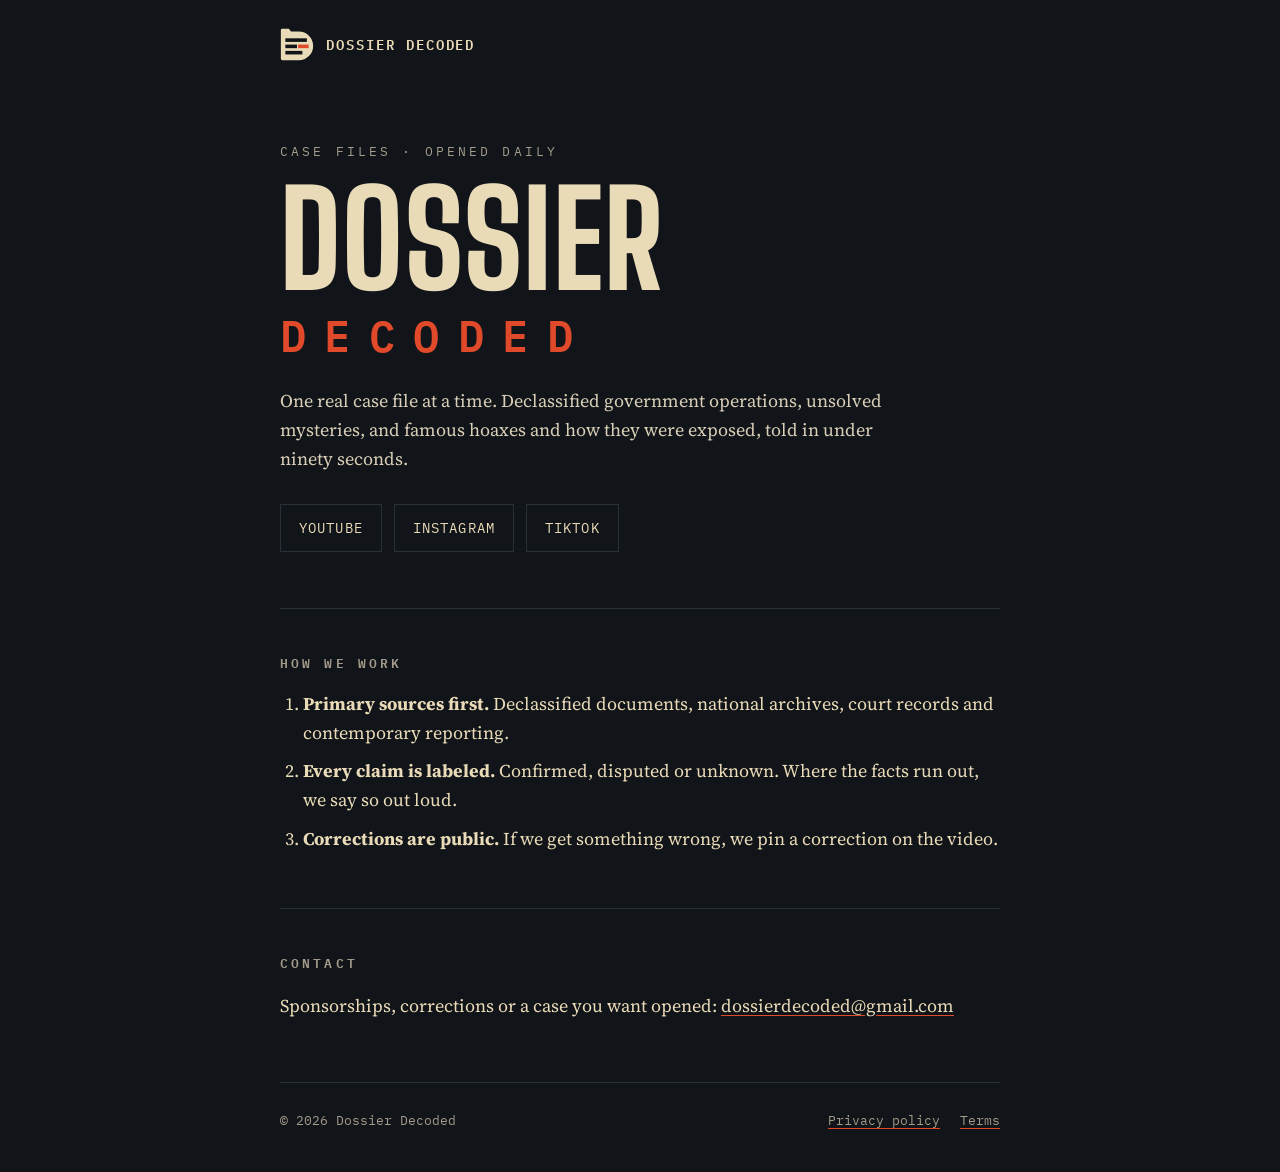
<file: index.html>
<!doctype html>
<html lang="en">
<head>
<meta charset="utf-8">
<meta name="viewport" content="width=device-width, initial-scale=1">
<title>Dossier Decoded</title>
<meta name="description" content="Dossier Decoded opens one real case file at a time: declassified operations, unsolved mysteries and famous hoaxes, built from primary sources.">
<link rel="icon" href="favicon.svg" type="image/svg+xml">
<link rel="preconnect" href="https://fonts.googleapis.com">
<link rel="preconnect" href="https://fonts.gstatic.com" crossorigin>
<link href="https://fonts.googleapis.com/css2?family=Big+Shoulders+Display:wght@800&family=IBM+Plex+Mono:wght@400;500;600&family=Source+Serif+4:opsz,wght@8..60,400;8..60,600&display=swap" rel="stylesheet">
<link rel="stylesheet" href="style.css">
</head>
<body>
<header class="wrap top">
  <a class="brand" href="./" aria-label="Dossier Decoded home">
    <svg viewBox="222 230 376 368" width="34" height="33" aria-hidden="true"><path d="M230 278 L230 252 Q230 238 244 238 L318 238 L344 270 L430 270 A160 160 0 0 1 430 590 L246 590 Q230 590 230 574 Z" fill="#EADBB8"/><rect x="280" y="345" width="240" height="40" fill="#111418"/><rect x="280" y="415" width="130" height="40" fill="#111418"/><rect x="422" y="415" width="118" height="40" fill="#E04A2B"/><rect x="280" y="485" width="190" height="40" fill="#111418"/></svg>
    <span>Dossier Decoded</span>
  </a>
</header>

<main class="wrap">
  <section class="hero">
    <p class="kicker">Case files · Opened daily</p>
    <h1>DOSSIER<span>DECODED</span></h1>
    <p class="lede">One real case file at a time. Declassified government operations, unsolved mysteries, and famous hoaxes and how they were exposed, told in under ninety seconds.</p>
    <div class="links">
      <a href="https://www.youtube.com/@dossierdecoded">YouTube</a>
      <a href="https://www.instagram.com/dossierdecoded/">Instagram</a>
      <a href="https://www.tiktok.com/@dossierdecoded">TikTok</a>
    </div>
  </section>

  <section class="method">
    <h2>How we work</h2>
    <ol>
      <li><b>Primary sources first.</b> Declassified documents, national archives, court records and contemporary reporting.</li>
      <li><b>Every claim is labeled.</b> Confirmed, disputed or unknown. Where the facts run out, we say so out loud.</li>
      <li><b>Corrections are public.</b> If we get something wrong, we pin a correction on the video.</li>
    </ol>
  </section>

  <section class="contact">
    <h2>Contact</h2>
    <p>Sponsorships, corrections or a case you want opened: <a href="mailto:dossierdecoded@gmail.com">dossierdecoded@gmail.com</a></p>
  </section>
</main>

<footer class="wrap foot">
  <span>© 2026 Dossier Decoded</span>
  <nav><a href="privacy.html">Privacy policy</a><a href="terms.html">Terms</a></nav>
</footer>
</body>
</html>
</file>
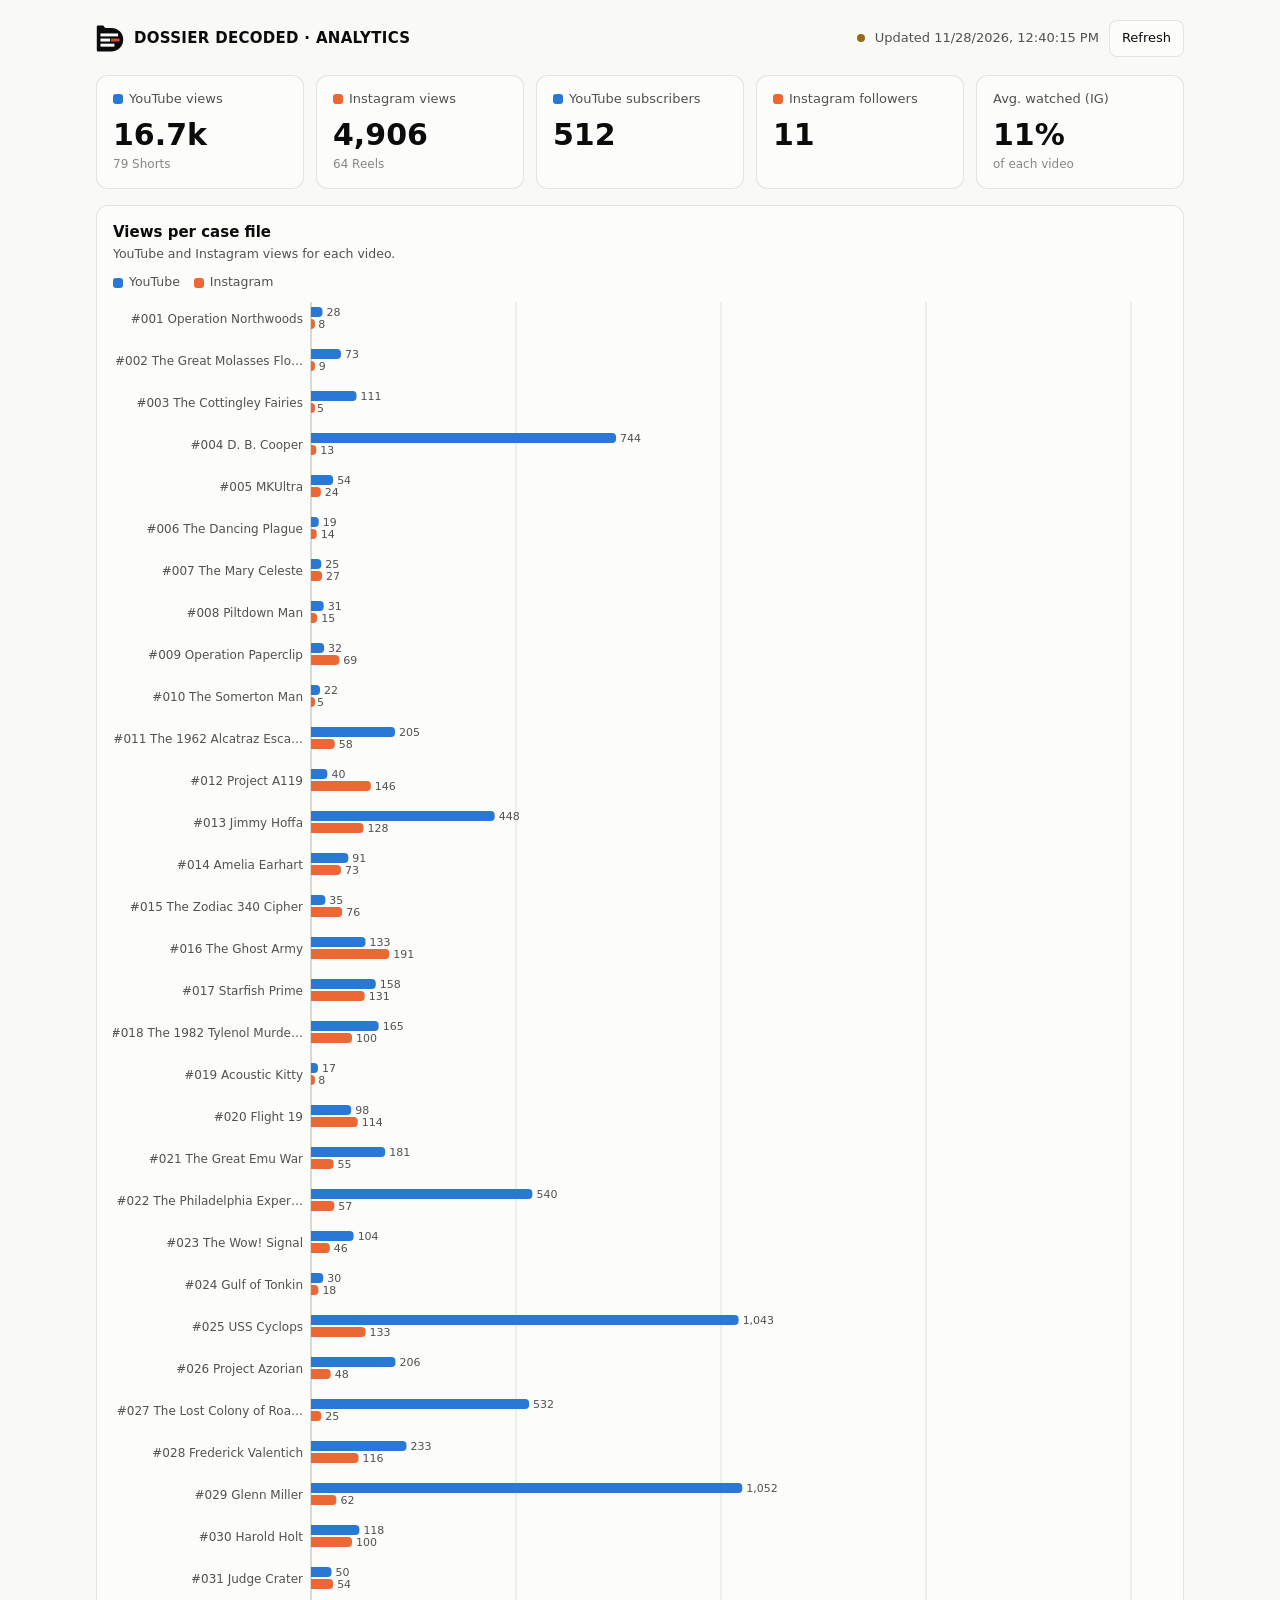
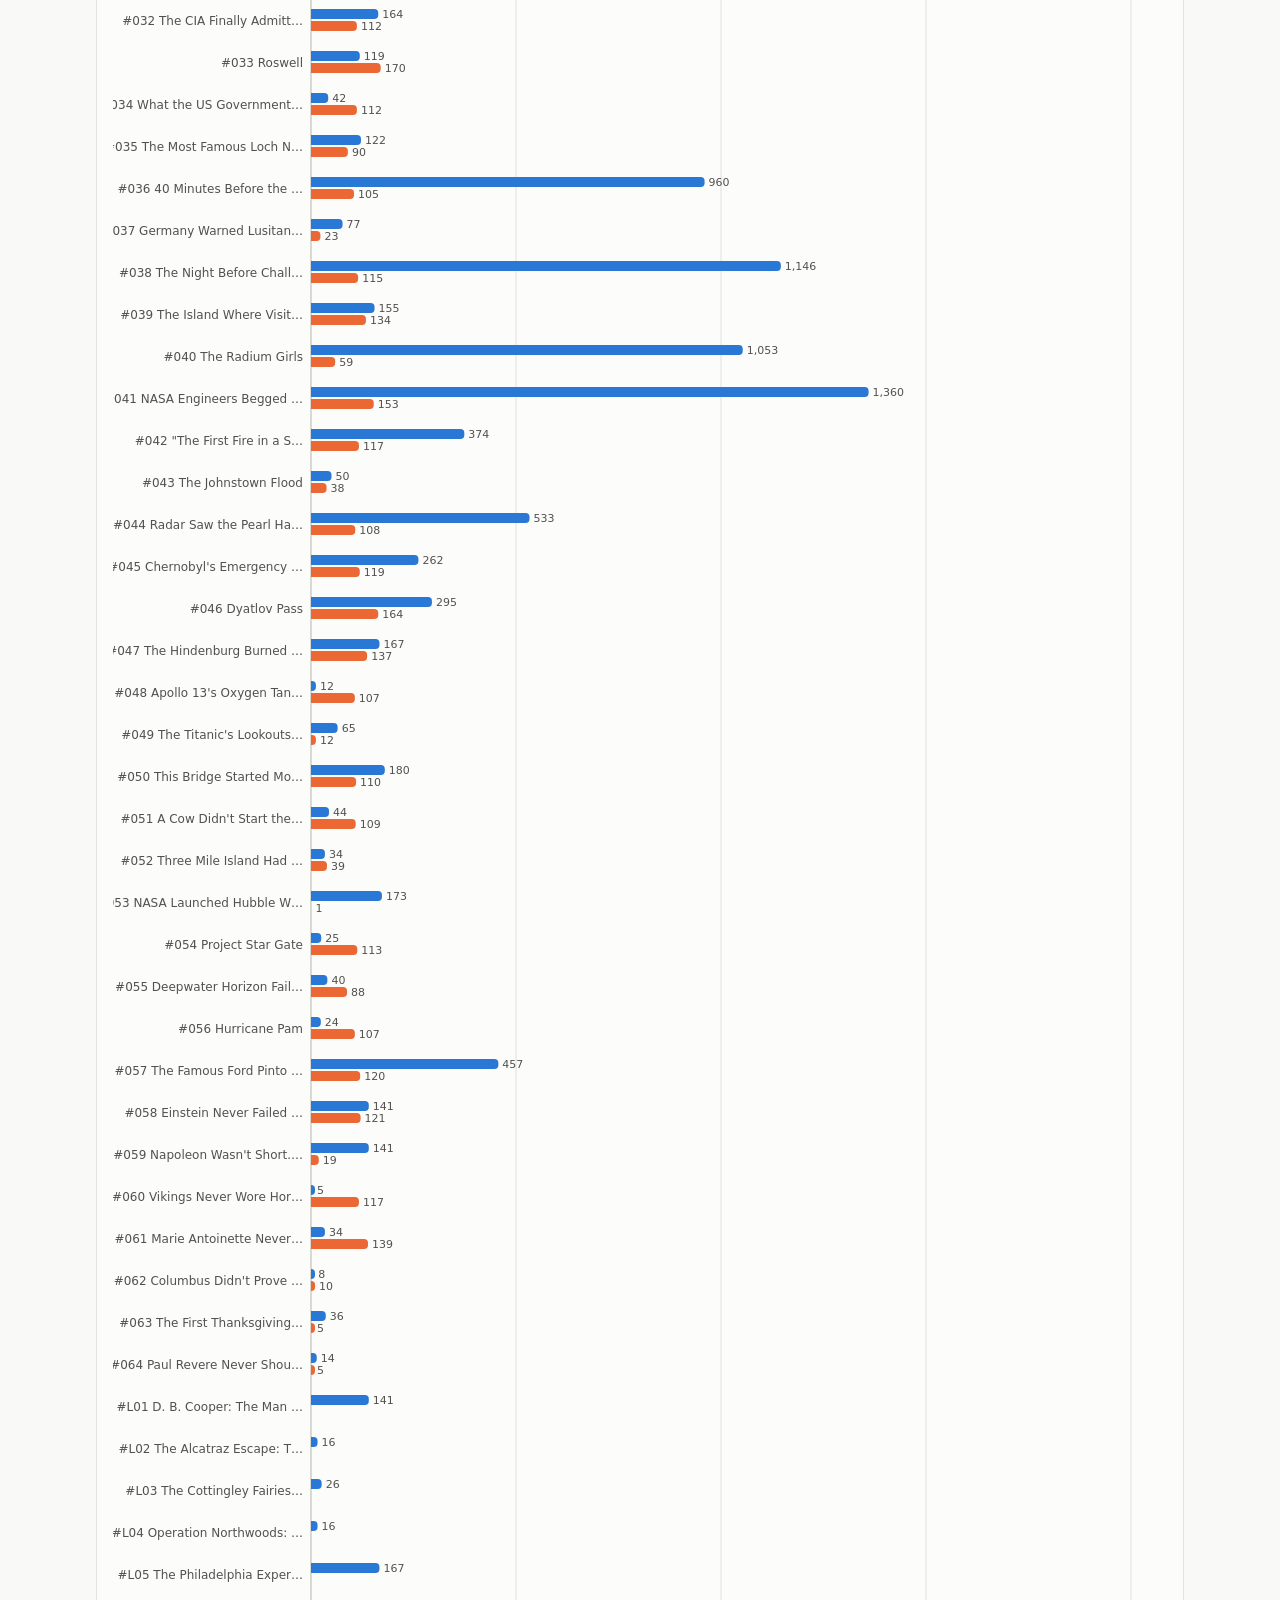
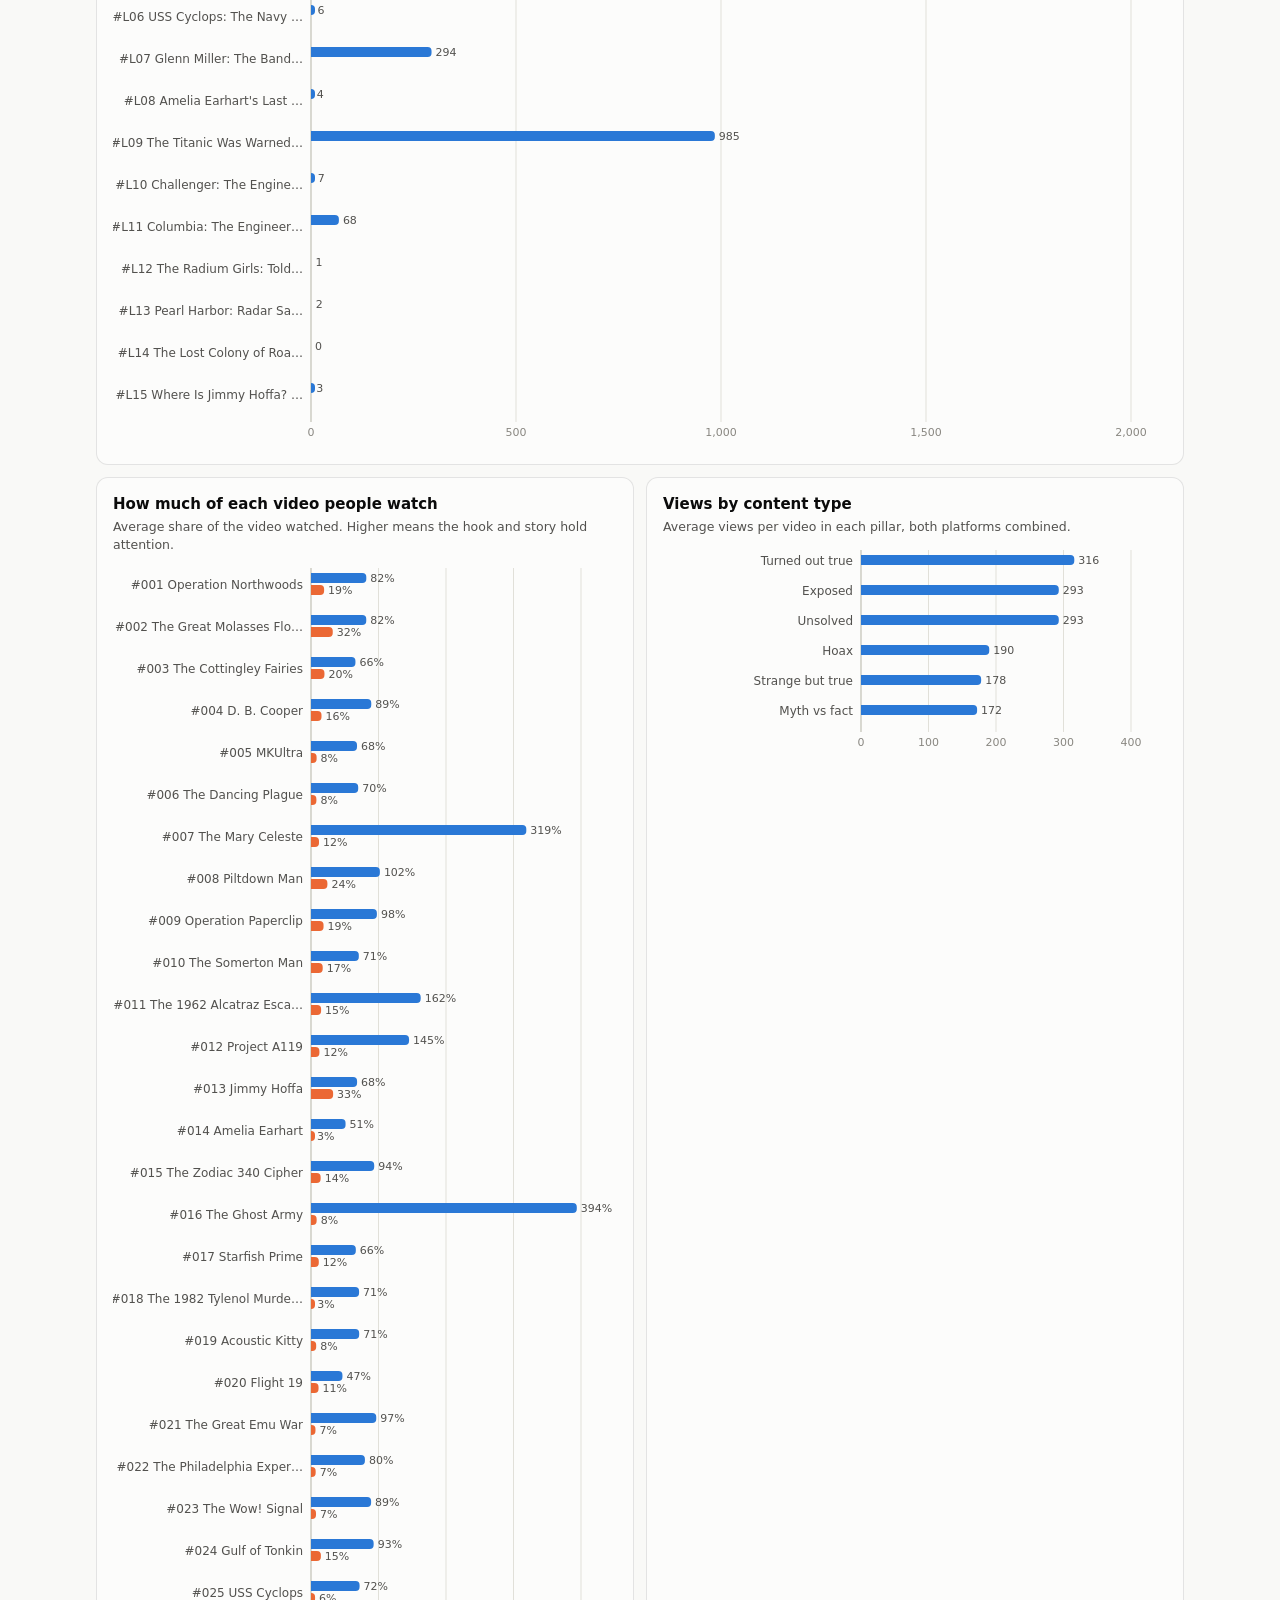
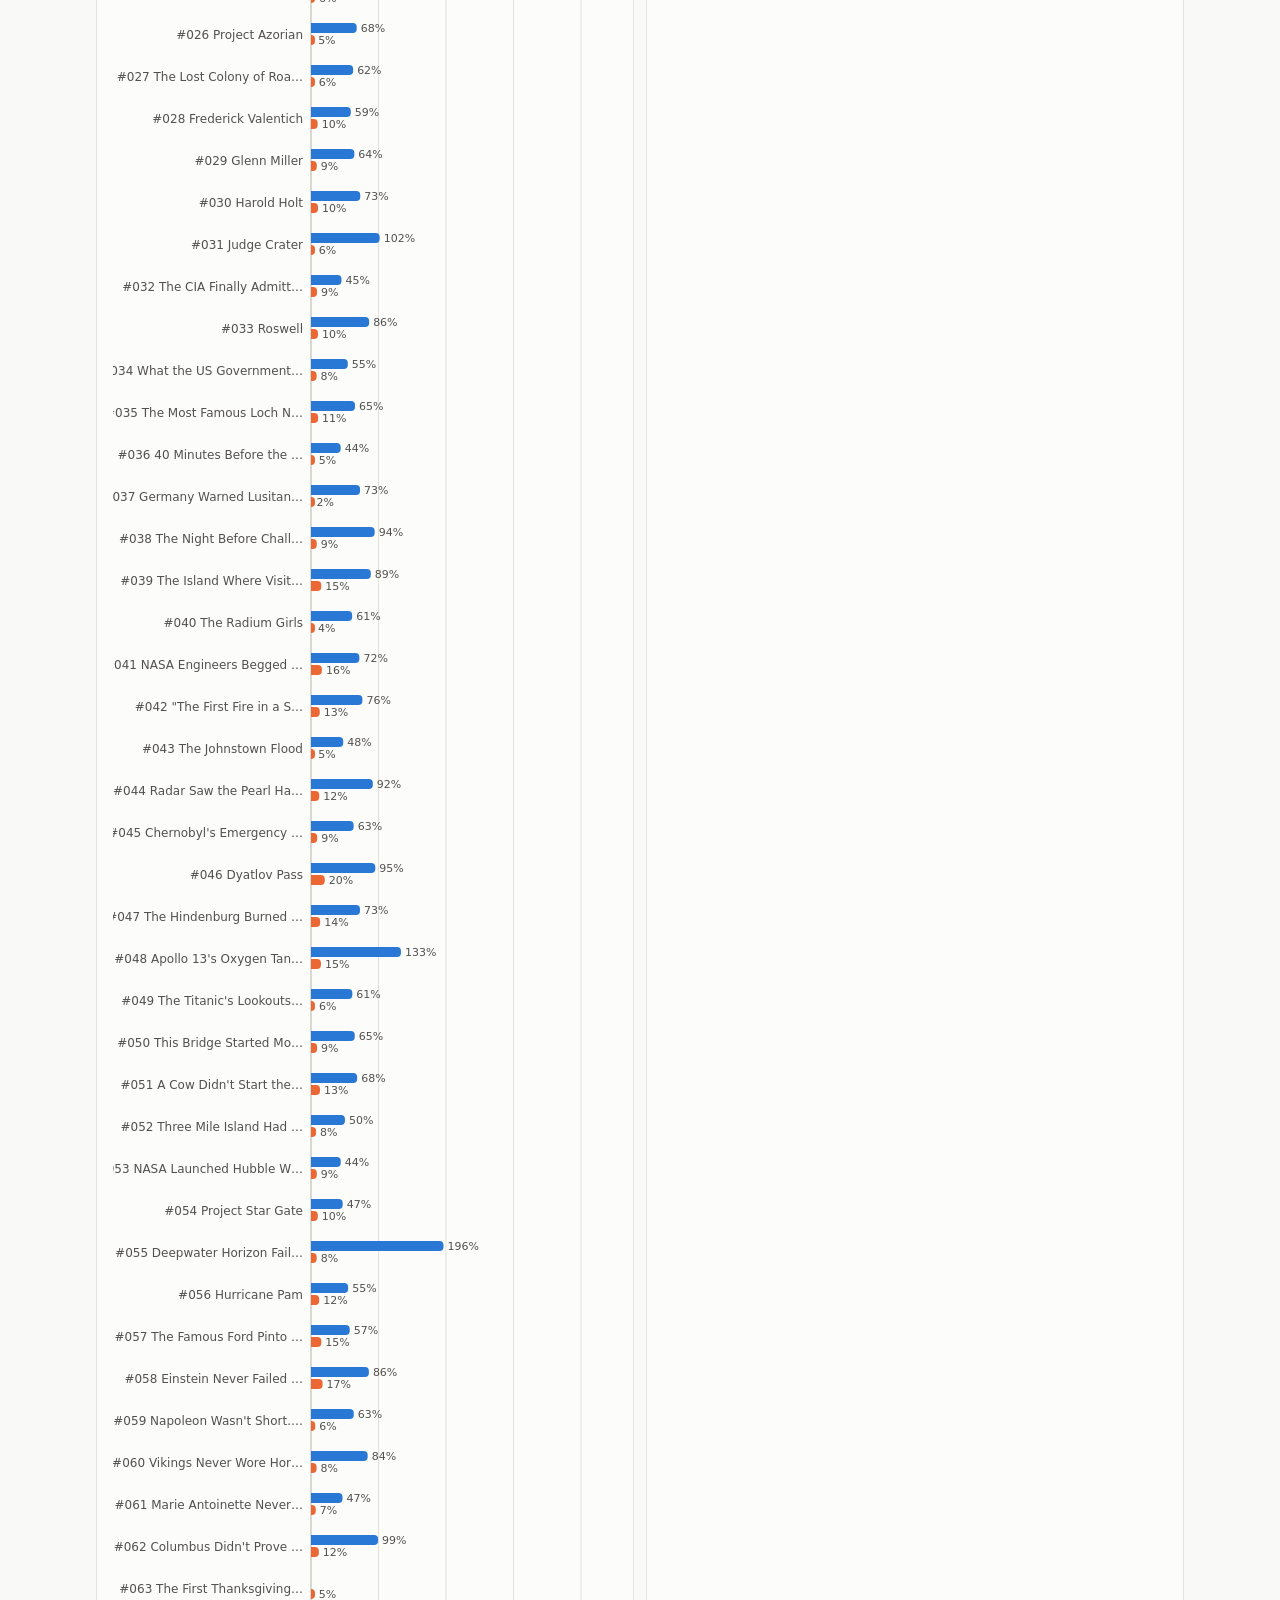
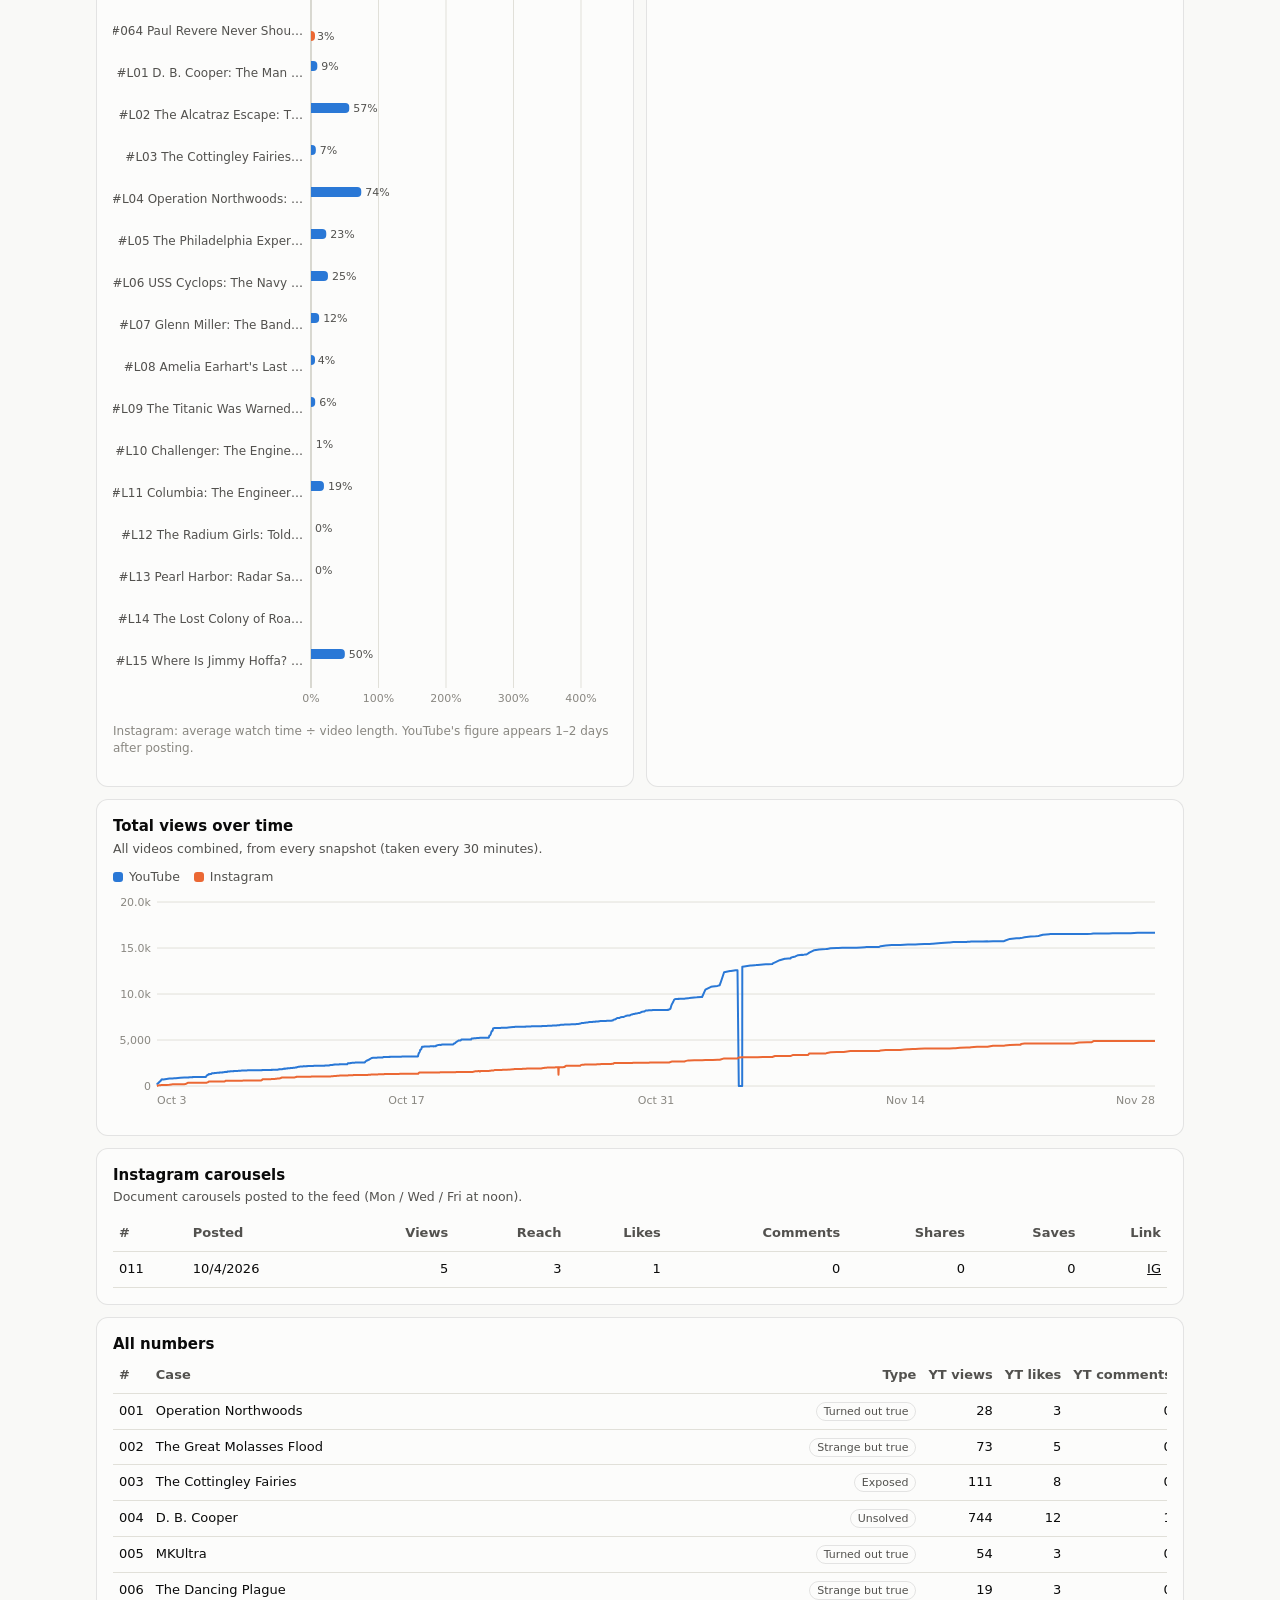
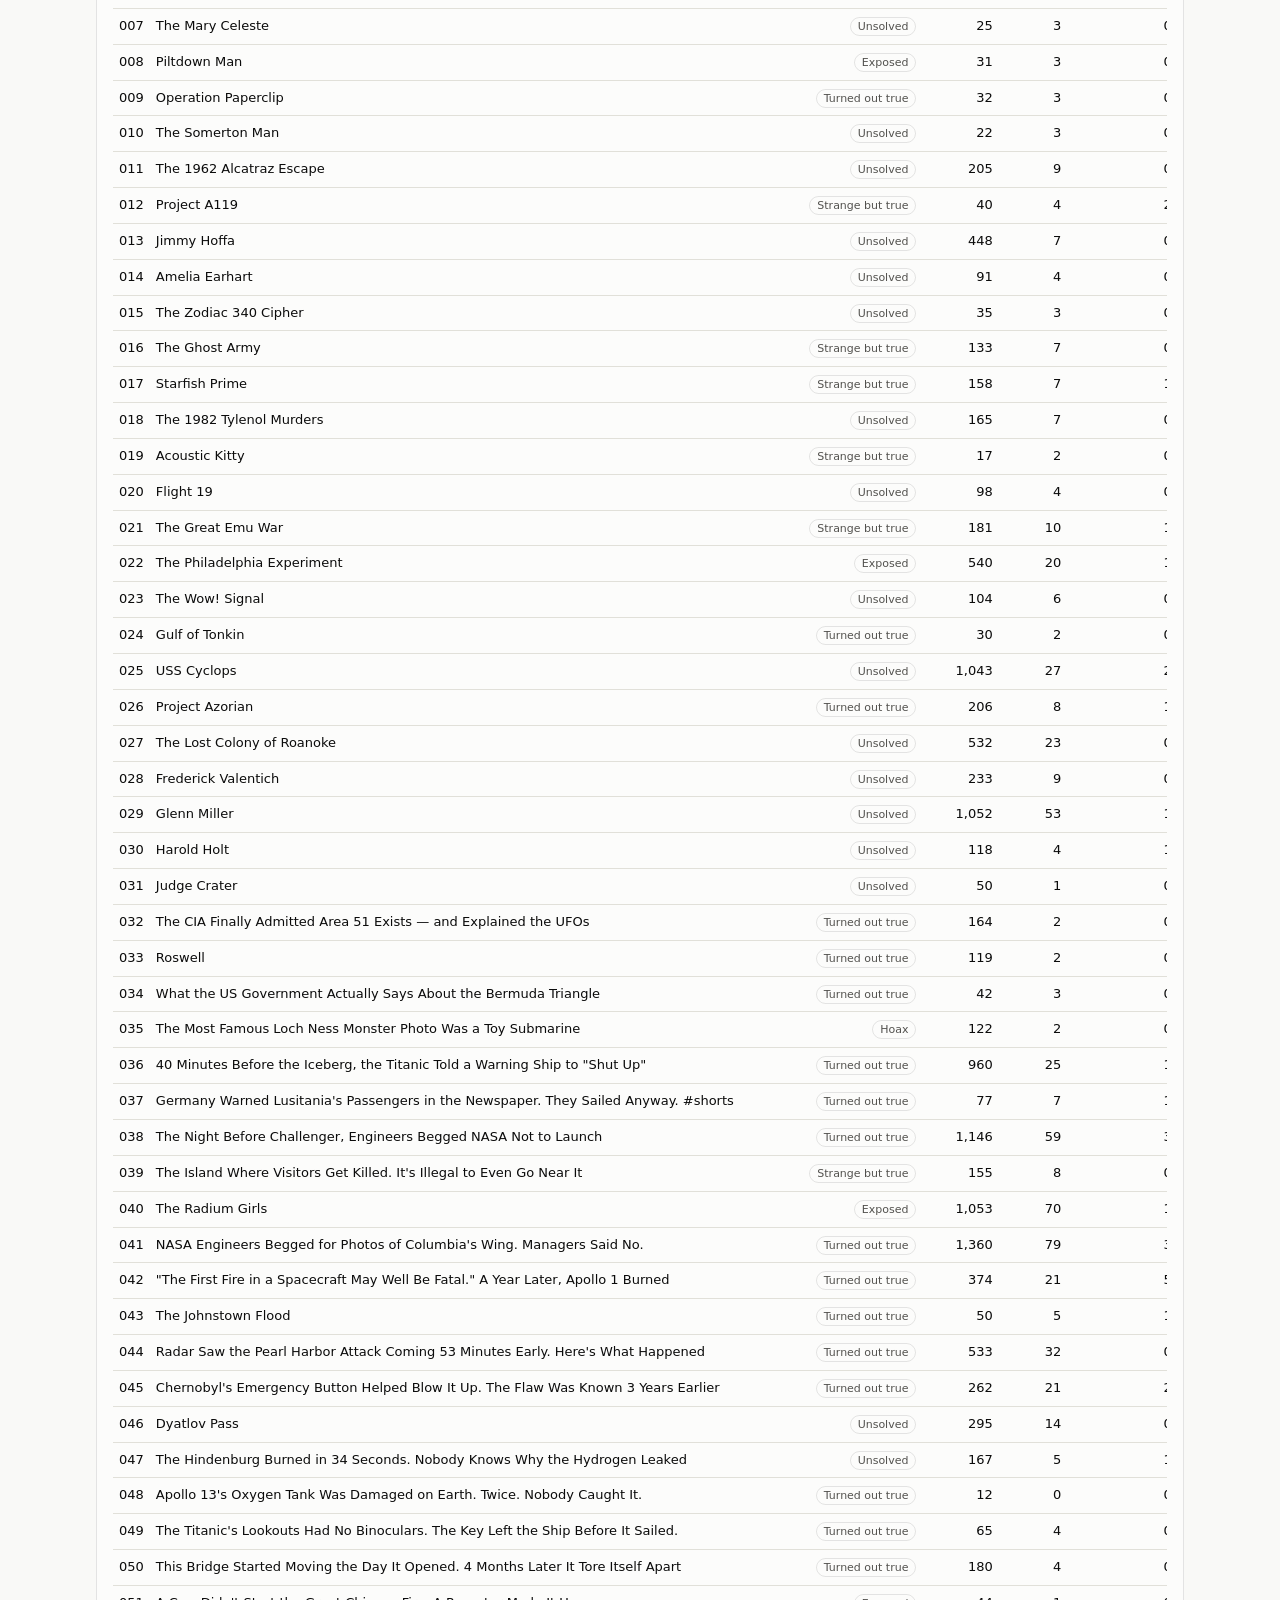
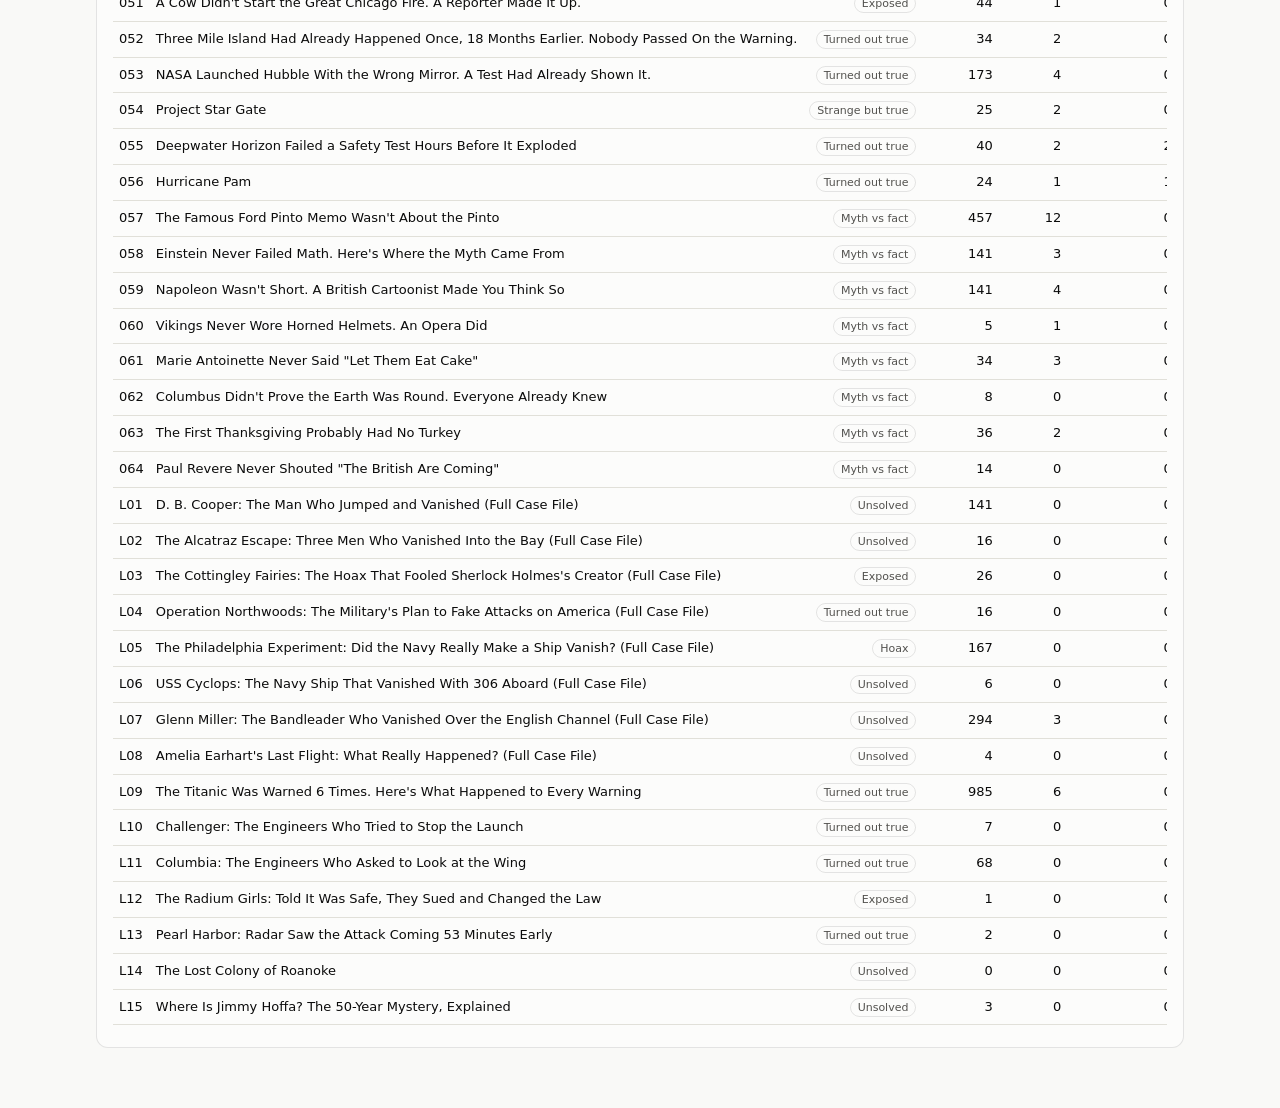
<file: dashboard/index.html>
<!doctype html>
<html lang="en">
<head>
<meta charset="utf-8">
<meta name="viewport" content="width=device-width, initial-scale=1">
<meta name="robots" content="noindex, nofollow">
<title>Dossier Analytics</title>
<link rel="icon" href="../favicon.svg" type="image/svg+xml">
<style>
:root{
  color-scheme: light;
  --page:#f9f9f7; --surface:#fcfcfb; --ink:#0b0b0b; --ink2:#52514e; --muted:#898781;
  --grid:#e1e0d9; --axis:#c3c2b7; --ring:rgba(11,11,11,.10);
  --yt:#2a78d6; --ig:#eb6834; --seq:#2a78d6; --accent:#E04A2B; --good:#006300; --warn:#9a6a12;
}
@media (prefers-color-scheme: dark){
  :root:where(:not([data-theme="light"])){
    color-scheme: dark;
    --page:#0d0d0d; --surface:#1a1a19; --ink:#ffffff; --ink2:#c3c2b7; --muted:#898781;
    --grid:#2c2c2a; --axis:#383835; --ring:rgba(255,255,255,.10);
    --yt:#3987e5; --ig:#d95926; --seq:#3987e5; --good:#0ca30c; --warn:#e0a52a;
  }
}
:root[data-theme="dark"]{
  color-scheme: dark;
  --page:#0d0d0d; --surface:#1a1a19; --ink:#ffffff; --ink2:#c3c2b7; --muted:#898781;
  --grid:#2c2c2a; --axis:#383835; --ring:rgba(255,255,255,.10);
  --yt:#3987e5; --ig:#d95926; --seq:#3987e5; --good:#0ca30c; --warn:#e0a52a;
}
*{box-sizing:border-box}
html,body{margin:0;background:var(--page);color:var(--ink);font:15px/1.45 system-ui,-apple-system,"Segoe UI",sans-serif}
a{color:inherit}
.wrap{max-width:1120px;margin:0 auto;padding:20px 16px 48px}
header{display:flex;flex-wrap:wrap;align-items:center;gap:12px;justify-content:space-between;margin-bottom:18px}
.brand{display:flex;align-items:center;gap:10px;font-weight:650;letter-spacing:.02em}
.brand svg{flex:none}
.meta{color:var(--ink2);font-size:13px;display:flex;gap:10px;align-items:center;flex-wrap:wrap}
.dot{width:8px;height:8px;border-radius:50%;background:var(--good);display:inline-block}
.dot.stale{background:var(--warn)}
button{font:inherit;font-size:13px;color:var(--ink);background:var(--surface);border:1px solid var(--ring);border-radius:8px;padding:8px 12px;min-height:36px;cursor:pointer}
button:hover{border-color:var(--axis)}
.tiles{display:grid;grid-template-columns:repeat(auto-fit,minmax(170px,1fr));gap:12px;margin-bottom:16px}
.tile,.card{background:var(--surface);border:1px solid var(--ring);border-radius:12px}
.tile{padding:14px 16px}
.tile .k{font-size:13px;color:var(--ink2);display:flex;align-items:center;gap:6px}
.tile .v{font-size:30px;font-weight:650;margin-top:4px}
.tile .s{font-size:12px;color:var(--muted)}
.sw{width:10px;height:10px;border-radius:3px;display:inline-block}
.grid2{display:grid;grid-template-columns:1fr 1fr;gap:12px}
@media (max-width:820px){.grid2{grid-template-columns:1fr}}
.card{padding:16px;margin-bottom:12px;min-width:0}
.card h2{font-size:15px;margin:0 0 2px;font-weight:650}
.card .sub{font-size:12.5px;color:var(--ink2);margin:0 0 10px}
.legend{display:flex;gap:14px;font-size:12.5px;color:var(--ink2);margin-bottom:6px}
.legend span{display:flex;align-items:center;gap:6px}
svg text{fill:var(--muted);font-size:11px;font-family:inherit}
svg .lbl{fill:var(--ink2);font-size:12px}
svg .val{fill:var(--ink2);font-size:11px}
.tip{position:fixed;pointer-events:none;background:var(--surface);color:var(--ink);border:1px solid var(--ring);border-radius:8px;padding:8px 10px;font-size:12.5px;box-shadow:0 4px 16px rgba(0,0,0,.18);display:none;z-index:9;max-width:260px}
.tip b{display:block;margin-bottom:2px}
.tip .row{display:flex;justify-content:space-between;gap:12px;color:var(--ink2)}
table{width:100%;border-collapse:collapse;font-size:13px}
th,td{padding:8px 6px;border-bottom:1px solid var(--grid);text-align:right;white-space:nowrap}
th{color:var(--ink2);font-weight:600;position:sticky;top:0;background:var(--surface)}
th:first-child,td:first-child,th:nth-child(2),td:nth-child(2){text-align:left}
td{font-variant-numeric:tabular-nums}
.tbl{overflow-x:auto}
.pill{font-size:11px;padding:2px 7px;border-radius:99px;border:1px solid var(--ring);color:var(--ink2)}
.priv{color:var(--accent);font-weight:600}
.note{font-size:12px;color:var(--muted);margin-top:8px}
.err{font-size:12.5px;color:var(--accent);margin:6px 0 0}
</style>
</head>
<body>
<div class="wrap">
  <header>
    <div class="brand">
      <svg viewBox="222 230 376 368" width="28" height="27" aria-hidden="true"><path d="M230 278 L230 252 Q230 238 244 238 L318 238 L344 270 L430 270 A160 160 0 0 1 430 590 L246 590 Q230 590 230 574 Z" fill="currentColor"/><rect x="280" y="345" width="240" height="40" fill="var(--surface)"/><rect x="280" y="415" width="130" height="40" fill="var(--surface)"/><rect x="422" y="415" width="118" height="40" fill="#E04A2B"/><rect x="280" y="485" width="190" height="40" fill="var(--surface)"/></svg>
      <span>DOSSIER DECODED · ANALYTICS</span>
    </div>
    <div class="meta"><span class="dot" id="dot"></span><span id="updated">Loading…</span><button id="refresh" type="button">Refresh</button></div>
  </header>

  <section class="tiles" id="tiles" aria-label="Totals"></section>

  <div class="card">
    <h2>Views per case file</h2>
    <p class="sub">YouTube and Instagram views for each video.</p>
    <div class="legend"><span><i class="sw" style="background:var(--yt)"></i>YouTube</span><span><i class="sw" style="background:var(--ig)"></i>Instagram</span></div>
    <div id="bars"></div>
  </div>

  <div class="grid2">
    <div class="card">
      <h2>How much of each video people watch</h2>
      <p class="sub" id="retSub">Average share of the video watched. Higher means the hook and story hold attention.</p>
      <div id="ret"></div>
      <p class="note">Instagram: average watch time ÷ video length. YouTube's figure appears 1–2 days after posting.</p>
    </div>
    <div class="card">
      <h2>Views by content type</h2>
      <p class="sub">Average views per video in each pillar, both platforms combined.</p>
      <div id="pillars"></div>
    </div>
  </div>

  <div class="card">
    <h2>Total views over time</h2>
    <p class="sub">All videos combined, from every snapshot (taken every 30 minutes).</p>
    <div class="legend"><span><i class="sw" style="background:var(--yt)"></i>YouTube</span><span><i class="sw" style="background:var(--ig)"></i>Instagram</span></div>
    <div id="line"></div>
  </div>

  <div class="card">
    <h2>Instagram carousels</h2>
    <p class="sub">Document carousels posted to the feed (Mon / Wed / Fri at noon).</p>
    <div class="tbl"><table id="carousels"></table></div>
  </div>

  <div class="card">
    <h2>All numbers</h2>
    <div class="tbl"><table id="table"></table></div>
    <p class="err" id="errors"></p>
  </div>
</div>
<div class="tip" id="tip" role="status"></div>

<script>
const $ = s => document.querySelector(s);
const fmt = n => n == null ? "–" : n >= 10000 ? (n/1000).toFixed(n >= 100000 ? 0 : 1) + "k" : n.toLocaleString();
const esc = s => String(s ?? "").replace(/[&<>"]/g, c => ({"&":"&amp;","<":"&lt;",">":"&gt;",'"':"&quot;"}[c]));
const tip = $("#tip");
function showTip(e, html){ tip.innerHTML = html; tip.style.display = "block";
  const x = Math.min(e.clientX + 14, innerWidth - tip.offsetWidth - 8), y = Math.min(e.clientY + 14, innerHeight - tip.offsetHeight - 8);
  tip.style.left = x + "px"; tip.style.top = y + "px"; }
function hideTip(){ tip.style.display = "none"; }
const short = v => (v.title || "").split("|").pop().trim() || ("Case " + v.case);

function tiles(d){
  const V = d.videos, sum = (f) => V.reduce((a, v) => a + (f(v) || 0), 0);
  const ytV = sum(v => v.yt?.views), igV = sum(v => v.ig?.views);
  const igW = V.filter(v => v.ig?.avg_watch_sec != null && v.duration && v.ig?.views > 0);
  const ret = igW.length ? Math.round(100 * igW.reduce((a, v) => a + Math.min(1, v.ig.avg_watch_sec / v.duration), 0) / igW.length) : null;
  const priv = V.filter(v => v.yt?.privacy && v.yt.privacy !== "public").length;
  const T = [
    ["YouTube views", fmt(ytV), `${V.filter(v=>v.yt).length} Shorts`, "var(--yt)"],
    ["Instagram views", fmt(igV), `${V.filter(v=>v.ig).length} Reels`, "var(--ig)"],
    ["YouTube subscribers", fmt(d.youtube_channel?.subscribers), "", "var(--yt)"],
    ["Instagram followers", fmt(d.instagram_account?.followers_count), "", "var(--ig)"],
    ["Avg. watched (IG)", ret == null ? "–" : ret + "%", "of each video", null],
  ];
  $("#tiles").innerHTML = T.map(([k, v, s, c]) => `<div class="tile"><div class="k">${c ? `<i class="sw" style="background:${c}"></i>` : ""}${k}</div><div class="v">${v}</div><div class="s">${s}</div></div>`).join("")
    + (priv ? `<div class="tile"><div class="k">Needs attention</div><div class="v priv">${priv}</div><div class="s">YouTube videos not public. Fix in Studio.</div></div>` : "");
}

function hbars(el, rows, series, opts = {}){
  // rows: [{label, values:[...], tip}] ; series: [{color,name}]
  const W = el.clientWidth || 600, lw = Math.min(190, W * 0.38), rowH = series.length * 12 + 10, padT = 4, H = padT + rows.length * (rowH + 8) + 22;
  const max = Math.max(1, ...rows.flatMap(r => r.values.map(v => v || 0)));
  const nice = (m => { const p = Math.pow(10, Math.floor(Math.log10(m))); return Math.ceil(m / p) * p; })(max);
  const x0 = lw + 8, x1 = W - 36, sx = v => x0 + (x1 - x0) * (v / nice);
  let s = `<svg width="${W}" height="${H}" role="img" aria-label="${esc(opts.aria || "bar chart")}">`;
  for (let i = 0; i <= 4; i++){ const v = nice * i / 4, x = sx(v);
    s += `<line x1="${x}" x2="${x}" y1="${padT}" y2="${H-20}" stroke="var(--grid)" stroke-width="1"/><text x="${x}" y="${H-6}" text-anchor="middle">${opts.pct ? Math.round(v) + "%" : fmt(v)}</text>`; }
  s += `<line x1="${x0}" x2="${x0}" y1="${padT}" y2="${H-20}" stroke="var(--axis)"/>`;
  rows.forEach((r, i) => {
    const y = padT + i * (rowH + 8);
    const maxc = Math.floor(lw / 6.6), lab = r.label.length > maxc ? r.label.slice(0, maxc - 1) + "…" : r.label;
    s += `<text class="lbl" x="${lw}" y="${y + rowH/2 + 4}" text-anchor="end">${esc(lab)}</text>`;
    r.values.forEach((v, j) => { const by = y + 5 + j * 12, w = Math.max(0, sx(v || 0) - x0);
      s += `<path d="M${x0},${by} h${Math.max(0,w-4)} a4,4 0 0 1 4,4 v2 a4,4 0 0 1 -4,4 h-${Math.max(0,w-4)} z" fill="${series[j].color}" ${w<1?'opacity="0"':''}/>`;
      if (opts.labels) s += `<text class="val" x="${x0 + w + 4}" y="${by + 9}">${v == null ? "" : opts.pct ? Math.round(v) + "%" : fmt(v)}</text>`; });
    s += `<rect x="0" y="${y}" width="${W}" height="${rowH + 8}" fill="transparent" data-i="${i}"/>`;
  });
  el.innerHTML = s + "</svg>";
  el.querySelectorAll("rect[data-i]").forEach(r => { r.addEventListener("mousemove", e => showTip(e, rows[+r.dataset.i].tip)); r.addEventListener("mouseleave", hideTip); });
}

function line(el, hist){
  const pts = hist.map(h => { let yt = 0, ig = 0; for (const k in h.v){ yt += h.v[k][0] || 0; ig += h.v[k][1] || 0; } return {t: new Date(h.t), yt, ig}; });
  const W = el.clientWidth || 600, H = 220, l = 44, r = 12, tp = 10, b = 26;
  if (pts.length < 2){ el.innerHTML = `<p class="note">The trend line appears after a few snapshots (one every 30 minutes).</p>`; return; }
  const t0 = pts[0].t, t1 = pts.at(-1).t, max = Math.max(1, ...pts.map(p => Math.max(p.yt, p.ig)));
  const nice = (m => { const p = Math.pow(10, Math.floor(Math.log10(m))); return Math.ceil(m / p) * p; })(max);
  const sx = t => l + (W - l - r) * ((t - t0) / Math.max(1, t1 - t0)), sy = v => tp + (H - tp - b) * (1 - v / nice);
  let s = `<svg width="${W}" height="${H}" role="img" aria-label="Total views over time">`;
  for (let i = 0; i <= 4; i++){ const v = nice * i / 4; s += `<line x1="${l}" x2="${W-r}" y1="${sy(v)}" y2="${sy(v)}" stroke="var(--grid)"/><text x="${l-6}" y="${sy(v)+4}" text-anchor="end">${fmt(v)}</text>`; }
  const ticks = W < 520 ? 2 : 4; for (let i = 0; i <= ticks; i++){ const t = new Date(+t0 + (t1 - t0) * i / ticks);
    s += `<text x="${sx(t)}" y="${H-8}" text-anchor="${i==0?'start':i==ticks?'end':'middle'}">${(t1 - t0) < 864e5 ? t.toLocaleTimeString(undefined,{hour:"numeric",minute:"2-digit"}) : t.toLocaleDateString(undefined,{month:"short",day:"numeric"})}</text>`; }
  for (const [k, c] of [["yt","var(--yt)"],["ig","var(--ig)"]])
    s += `<path d="${pts.map((p, i) => (i ? "L" : "M") + sx(p.t).toFixed(1) + "," + sy(p[k]).toFixed(1)).join("")}" fill="none" stroke="${c}" stroke-width="2" stroke-linejoin="round"/>`;
  s += `<line id="xh" y1="${tp}" y2="${H-b}" stroke="var(--axis)" visibility="hidden"/><rect x="${l}" y="0" width="${W-l-r}" height="${H-b}" fill="transparent" id="hit"/>`;
  el.innerHTML = s + "</svg>";
  const hit = el.querySelector("#hit"), xh = el.querySelector("#xh");
  hit.addEventListener("mousemove", e => { const bx = el.querySelector("svg").getBoundingClientRect(); const mx = e.clientX - bx.left;
    let best = pts[0]; for (const p of pts) if (Math.abs(sx(p.t) - mx) < Math.abs(sx(best.t) - mx)) best = p;
    xh.setAttribute("x1", sx(best.t)); xh.setAttribute("x2", sx(best.t)); xh.setAttribute("visibility", "visible");
    showTip(e, `<b>${best.t.toLocaleString()}</b><div class="row"><span>YouTube</span><span>${fmt(best.yt)}</span></div><div class="row"><span>Instagram</span><span>${fmt(best.ig)}</span></div>`); });
  hit.addEventListener("mouseleave", () => { hideTip(); xh.setAttribute("visibility", "hidden"); });
}

function render(d, hist){
  const V = [...d.videos].sort((a, b) => a.case.localeCompare(b.case));
  const up = new Date(d.updated), mins = Math.round((Date.now() - up) / 60000);
  $("#updated").textContent = `Updated ${mins < 1 ? "just now" : mins < 60 ? mins + " min ago" : up.toLocaleString()}`;
  $("#dot").classList.toggle("stale", mins > 75);
  tiles(d);
  hbars($("#bars"), V.map(v => ({label: `#${v.case} ${short(v)}`, values: [v.yt?.views, v.ig?.views],
    tip: `<b>#${v.case} ${esc(short(v))}</b><div class="row"><span>YouTube views</span><span>${fmt(v.yt?.views)}</span></div><div class="row"><span>Instagram views</span><span>${fmt(v.ig?.views)}</span></div><div class="row"><span>Likes (YT / IG)</span><span>${fmt(v.yt?.likes)} / ${fmt(v.ig?.likes)}</span></div>`})),
    [{color:"var(--yt)"},{color:"var(--ig)"}], {labels:true, aria:"Views per case file"});
  hbars($("#ret"), V.map(v => { const ig = v.ig?.avg_watch_sec != null && v.duration && v.ig?.views > 0 ? Math.min(100, 100 * v.ig.avg_watch_sec / v.duration) : null;
      return {label: `#${v.case} ${short(v)}`, values: [v.yt?.avg_view_pct ?? null, ig],
      tip: `<b>#${v.case} ${esc(short(v))}</b><div class="row"><span>YouTube watched</span><span>${v.yt?.avg_view_pct != null ? Math.round(v.yt.avg_view_pct) + "%" : "pending"}</span></div><div class="row"><span>Instagram watched</span><span>${ig != null ? Math.round(ig) + "% (" + v.ig.avg_watch_sec + "s of " + v.duration + "s)" : "–"}</span></div>`}; }),
    [{color:"var(--yt)"},{color:"var(--ig)"}], {labels:true, pct:true, aria:"Share of each video watched"});
  const P = {}; V.forEach(v => { const k = v.pillar; (P[k] ||= {n:0, views:0}); P[k].n++; P[k].views += (v.yt?.views||0) + (v.ig?.views||0); });
  const pr = Object.entries(P).sort((a, b) => b[1].views / b[1].n - a[1].views / a[1].n);
  hbars($("#pillars"), pr.map(([k, p]) => ({label: k, values: [Math.round(p.views / p.n)], tip: `<b>${esc(k)}</b><div class="row"><span>Videos</span><span>${p.n}</span></div><div class="row"><span>Avg views / video</span><span>${fmt(Math.round(p.views/p.n))}</span></div>`})),
    [{color:"var(--seq)"}], {labels:true, aria:"Average views by pillar"});
  line($("#line"), hist);
  $("#table").innerHTML = `<thead><tr><th>#</th><th>Case</th><th>Type</th><th>YT views</th><th>YT likes</th><th>YT comments</th><th>YT watched</th><th>IG views</th><th>IG reach</th><th>IG likes</th><th>IG shares</th><th>IG saves</th><th>IG avg watch</th><th>Links</th></tr></thead><tbody>` +
    V.map(v => `<tr><td>${v.case}</td><td>${esc(short(v))}${v.yt?.privacy && v.yt.privacy !== "public" ? ` <span class="priv">(${esc(v.yt.privacy)})</span>` : ""}</td><td><span class="pill">${esc(v.pillar)}</span></td>
      <td>${fmt(v.yt?.views)}</td><td>${fmt(v.yt?.likes)}</td><td>${fmt(v.yt?.comments)}</td><td>${v.yt?.avg_view_pct != null ? Math.round(v.yt.avg_view_pct) + "%" : "–"}</td>
      <td>${fmt(v.ig?.views)}</td><td>${fmt(v.ig?.reach)}</td><td>${fmt(v.ig?.likes)}</td><td>${fmt(v.ig?.shares)}</td><td>${fmt(v.ig?.saved)}</td><td>${v.ig?.avg_watch_sec != null ? v.ig.avg_watch_sec + "s" : "–"}</td>
      <td>${v.yt?.url ? `<a href="${esc(v.yt.url)}" target="_blank" rel="noopener">YT</a>` : ""} ${v.ig?.url ? `<a href="${esc(v.ig.url)}" target="_blank" rel="noopener">IG</a>` : ""}</td></tr>`).join("") + "</tbody>";
  const C = d.carousels || [];
  $("#carousels").innerHTML = C.length ? `<thead><tr><th>#</th><th>Posted</th><th>Views</th><th>Reach</th><th>Likes</th><th>Comments</th><th>Shares</th><th>Saves</th><th>Link</th></tr></thead><tbody>` +
    C.map(c => `<tr><td>${esc(c.case)}</td><td>${c.published ? new Date(c.published).toLocaleDateString() : "–"}</td><td>${fmt(c.views)}</td><td>${fmt(c.reach)}</td><td>${fmt(c.likes)}</td><td>${fmt(c.comments)}</td><td>${fmt(c.shares)}</td><td>${fmt(c.saved)}</td><td>${c.url ? `<a href="${esc(c.url)}" target="_blank" rel="noopener">IG</a>` : ""}</td></tr>`).join("") + "</tbody>"
    : `<tbody><tr><td>No carousels yet.</td></tr></tbody>`;
  $("#errors").textContent = (d.errors || []).length ? "Collector warnings: " + d.errors.join(" · ") : "";
}

let last = null;
async function load(){
  try {
    const bust = "?t=" + Date.now();
    const [d, h] = await Promise.all([fetch("data/latest.json" + bust).then(r => r.json()), fetch("data/history.json" + bust).then(r => r.ok ? r.json() : []).catch(() => [])]);
    last = [d, h]; render(d, h);
  } catch (e) { $("#updated").textContent = "Couldn't load data yet."; }
}
$("#refresh").addEventListener("click", load);
addEventListener("resize", () => last && render(...last));
load(); setInterval(load, 5 * 60 * 1000);
</script>
</body>
</html>
</file>
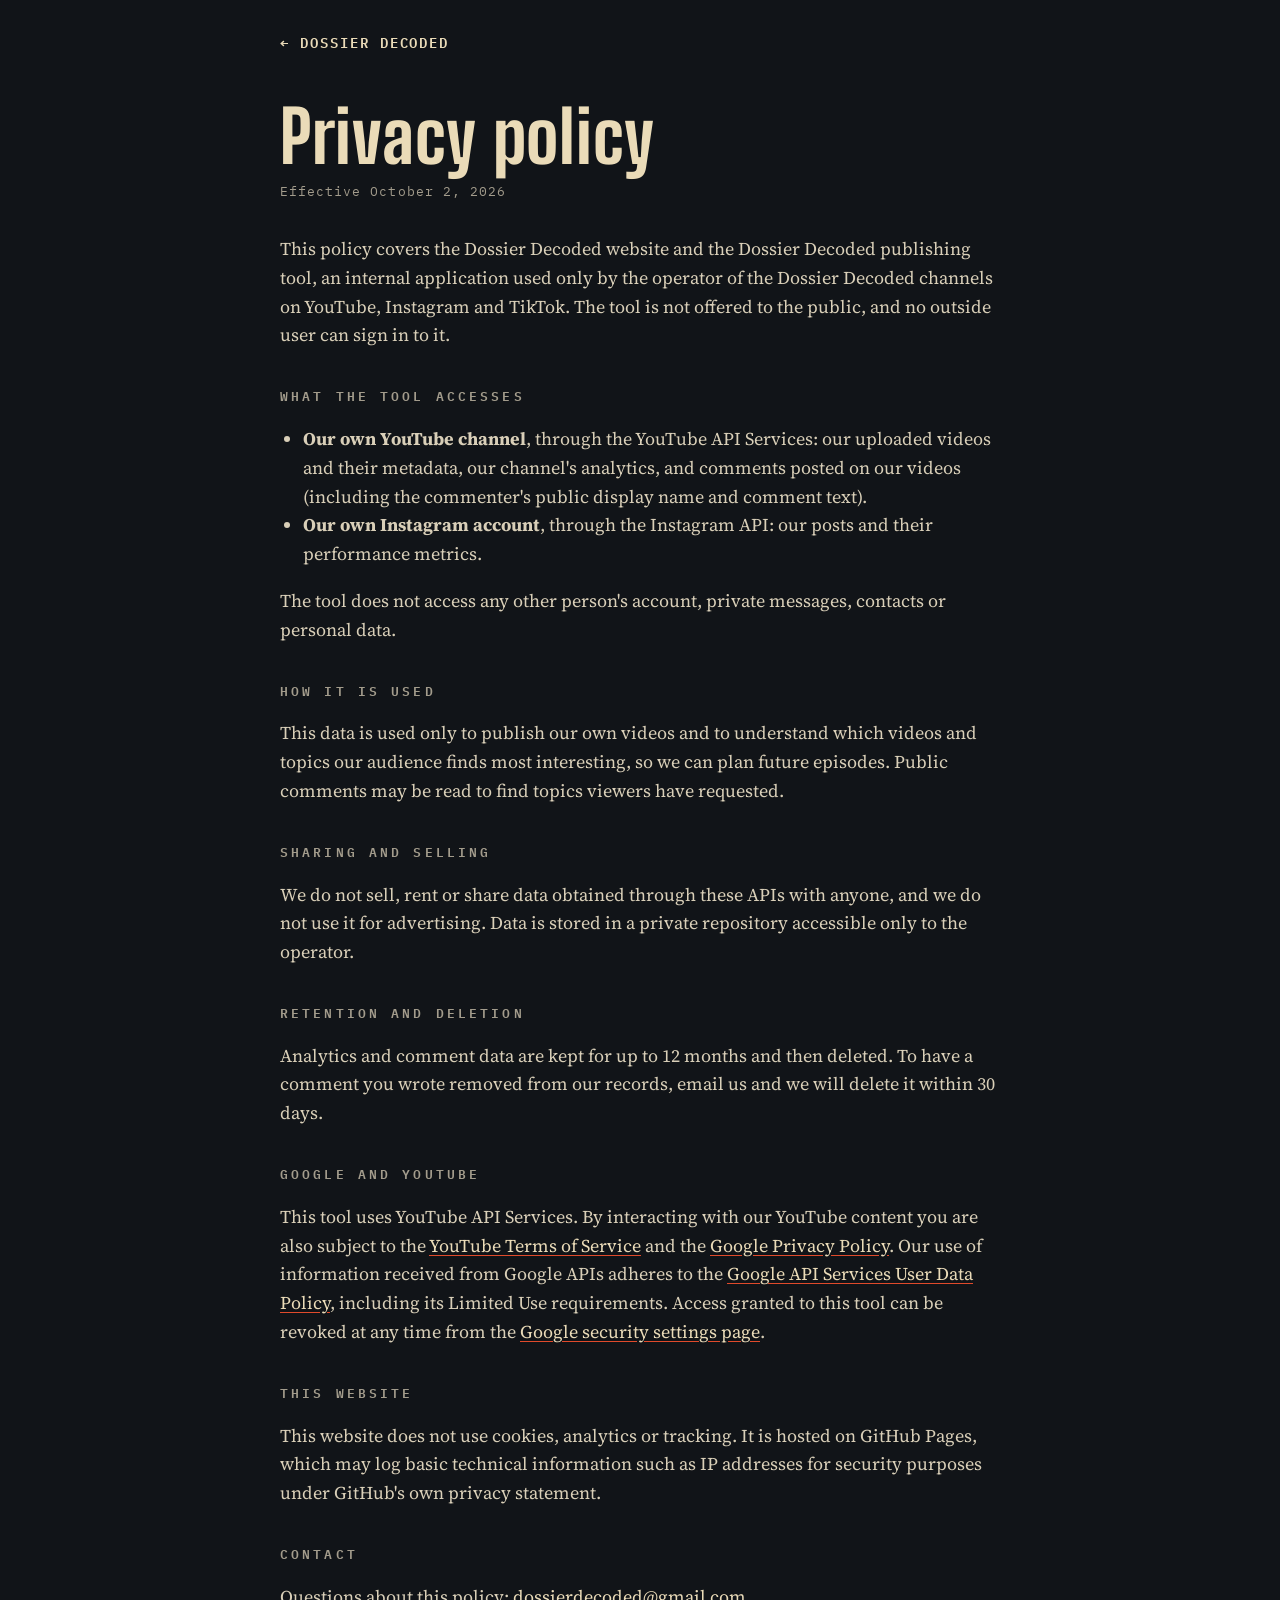
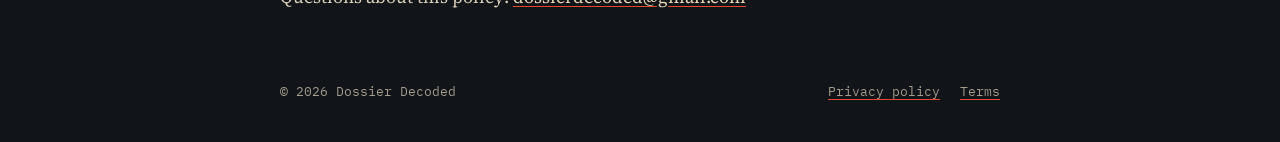
<file: privacy.html>
<!doctype html>
<html lang="en">
<head>
<meta charset="utf-8">
<meta name="viewport" content="width=device-width, initial-scale=1">
<title>Privacy Policy · Dossier Decoded</title>
<link rel="icon" href="favicon.svg" type="image/svg+xml">
<link rel="preconnect" href="https://fonts.googleapis.com">
<link rel="preconnect" href="https://fonts.gstatic.com" crossorigin>
<link href="https://fonts.googleapis.com/css2?family=Big+Shoulders+Display:wght@800&family=IBM+Plex+Mono:wght@400;500;600&family=Source+Serif+4:opsz,wght@8..60,400;8..60,600&display=swap" rel="stylesheet">
<link rel="stylesheet" href="style.css">
</head>
<body>
<header class="wrap top"><a class="brand" href="./">← Dossier Decoded</a></header>
<main class="wrap doc">
  <h1>Privacy policy</h1>
  <p class="date">Effective October 2, 2026</p>

  <p>This policy covers the Dossier Decoded website and the Dossier Decoded publishing tool, an internal application used only by the operator of the Dossier Decoded channels on YouTube, Instagram and TikTok. The tool is not offered to the public, and no outside user can sign in to it.</p>

  <h2>What the tool accesses</h2>
  <ul>
    <li><b>Our own YouTube channel</b>, through the YouTube API Services: our uploaded videos and their metadata, our channel's analytics, and comments posted on our videos (including the commenter's public display name and comment text).</li>
    <li><b>Our own Instagram account</b>, through the Instagram API: our posts and their performance metrics.</li>
  </ul>
  <p>The tool does not access any other person's account, private messages, contacts or personal data.</p>

  <h2>How it is used</h2>
  <p>This data is used only to publish our own videos and to understand which videos and topics our audience finds most interesting, so we can plan future episodes. Public comments may be read to find topics viewers have requested.</p>

  <h2>Sharing and selling</h2>
  <p>We do not sell, rent or share data obtained through these APIs with anyone, and we do not use it for advertising. Data is stored in a private repository accessible only to the operator.</p>

  <h2>Retention and deletion</h2>
  <p>Analytics and comment data are kept for up to 12 months and then deleted. To have a comment you wrote removed from our records, email us and we will delete it within 30 days.</p>

  <h2>Google and YouTube</h2>
  <p>This tool uses YouTube API Services. By interacting with our YouTube content you are also subject to the <a href="https://www.youtube.com/t/terms">YouTube Terms of Service</a> and the <a href="https://policies.google.com/privacy">Google Privacy Policy</a>. Our use of information received from Google APIs adheres to the <a href="https://developers.google.com/terms/api-services-user-data-policy">Google API Services User Data Policy</a>, including its Limited Use requirements. Access granted to this tool can be revoked at any time from the <a href="https://security.google.com/settings/security/permissions">Google security settings page</a>.</p>

  <h2>This website</h2>
  <p>This website does not use cookies, analytics or tracking. It is hosted on GitHub Pages, which may log basic technical information such as IP addresses for security purposes under GitHub's own privacy statement.</p>

  <h2>Contact</h2>
  <p>Questions about this policy: <a href="mailto:dossierdecoded@gmail.com">dossierdecoded@gmail.com</a></p>
</main>
<footer class="wrap foot">
  <span>© 2026 Dossier Decoded</span>
  <nav><a href="privacy.html">Privacy policy</a><a href="terms.html">Terms</a></nav>
</footer>
</body>
</html>
</file>
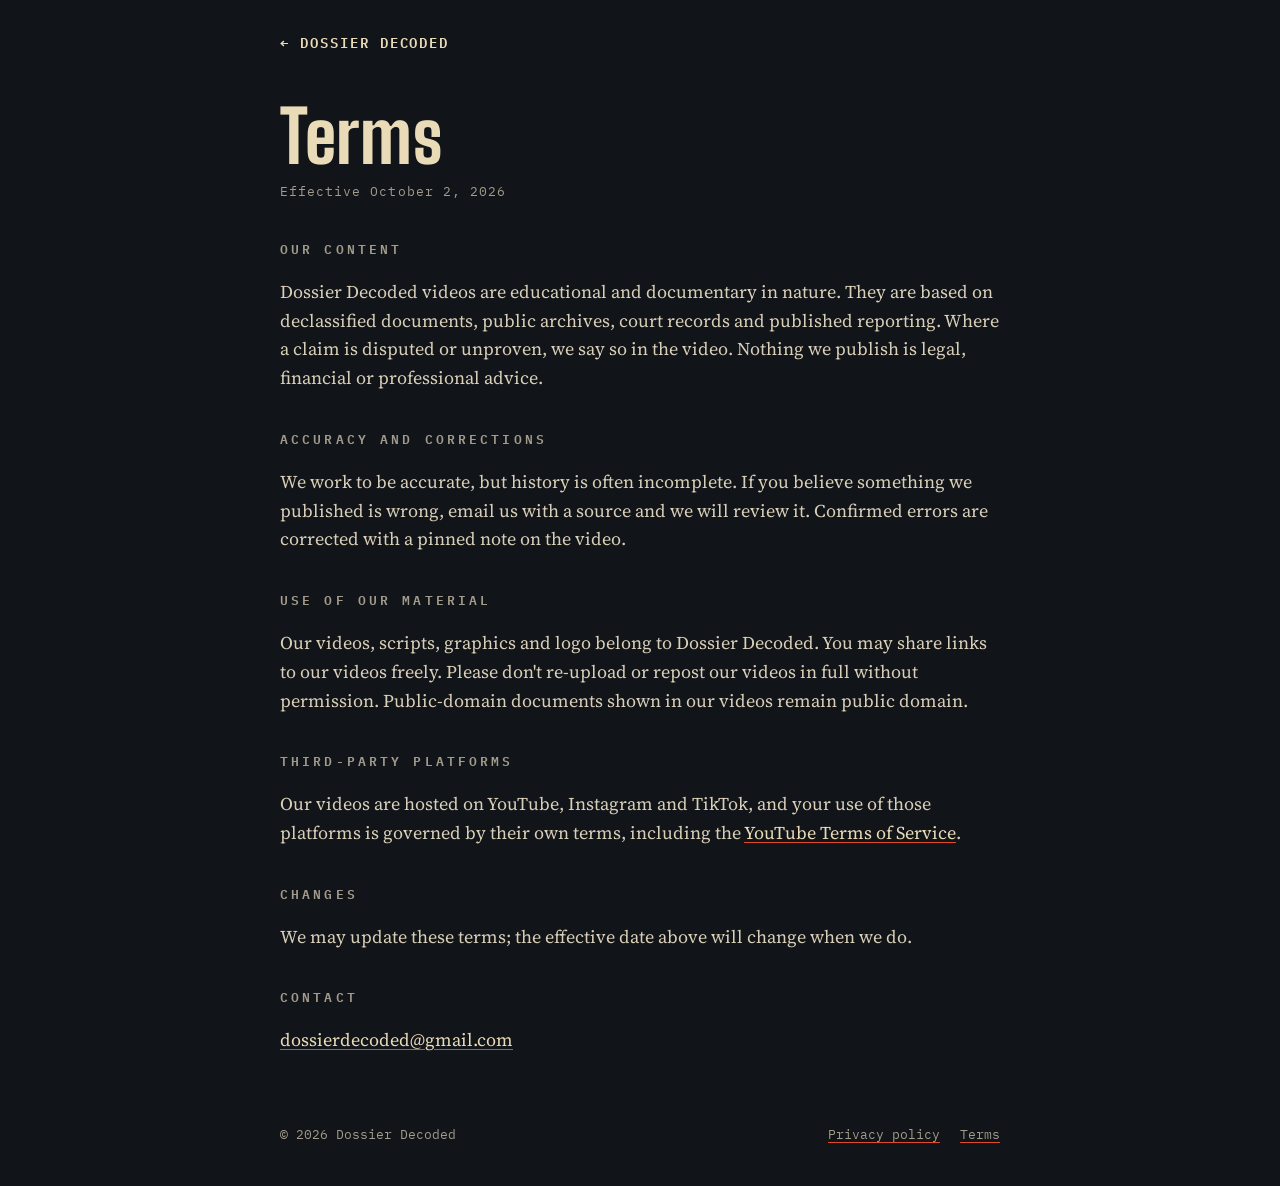
<file: terms.html>
<!doctype html>
<html lang="en">
<head>
<meta charset="utf-8">
<meta name="viewport" content="width=device-width, initial-scale=1">
<title>Terms · Dossier Decoded</title>
<link rel="icon" href="favicon.svg" type="image/svg+xml">
<link rel="preconnect" href="https://fonts.googleapis.com">
<link rel="preconnect" href="https://fonts.gstatic.com" crossorigin>
<link href="https://fonts.googleapis.com/css2?family=Big+Shoulders+Display:wght@800&family=IBM+Plex+Mono:wght@400;500;600&family=Source+Serif+4:opsz,wght@8..60,400;8..60,600&display=swap" rel="stylesheet">
<link rel="stylesheet" href="style.css">
</head>
<body>
<header class="wrap top"><a class="brand" href="./">← Dossier Decoded</a></header>
<main class="wrap doc">
  <h1>Terms</h1>
  <p class="date">Effective October 2, 2026</p>

  <h2>Our content</h2>
  <p>Dossier Decoded videos are educational and documentary in nature. They are based on declassified documents, public archives, court records and published reporting. Where a claim is disputed or unproven, we say so in the video. Nothing we publish is legal, financial or professional advice.</p>

  <h2>Accuracy and corrections</h2>
  <p>We work to be accurate, but history is often incomplete. If you believe something we published is wrong, email us with a source and we will review it. Confirmed errors are corrected with a pinned note on the video.</p>

  <h2>Use of our material</h2>
  <p>Our videos, scripts, graphics and logo belong to Dossier Decoded. You may share links to our videos freely. Please don't re-upload or repost our videos in full without permission. Public-domain documents shown in our videos remain public domain.</p>

  <h2>Third-party platforms</h2>
  <p>Our videos are hosted on YouTube, Instagram and TikTok, and your use of those platforms is governed by their own terms, including the <a href="https://www.youtube.com/t/terms">YouTube Terms of Service</a>.</p>

  <h2>Changes</h2>
  <p>We may update these terms; the effective date above will change when we do.</p>

  <h2>Contact</h2>
  <p><a href="mailto:dossierdecoded@gmail.com">dossierdecoded@gmail.com</a></p>
</main>
<footer class="wrap foot">
  <span>© 2026 Dossier Decoded</span>
  <nav><a href="privacy.html">Privacy policy</a><a href="terms.html">Terms</a></nav>
</footer>
</body>
</html>
</file>
<file: style.css>
:root{
  --ink:#111418; --panel:#1A1E24; --manila:#EADBB8; --red:#E04A2B; --muted:#A39C8C; --line:#2A3038;
  --mono:'IBM Plex Mono',ui-monospace,monospace; --serif:'Source Serif 4',Georgia,serif;
  --display:'Big Shoulders Display','Arial Narrow',sans-serif;
}
*{box-sizing:border-box}
html{background:var(--ink)}
body{margin:0;background:var(--ink);color:var(--manila);font-family:var(--serif);font-size:18px;line-height:1.6;-webkit-font-smoothing:antialiased}
a{color:var(--manila);text-decoration-color:var(--red);text-underline-offset:3px}
a:hover{color:#fff}
.wrap{max-width:760px;margin:0 auto;padding:0 20px}
.top{padding-top:28px}
.brand{display:inline-flex;align-items:center;gap:12px;text-decoration:none;font-family:var(--mono);font-weight:600;font-size:14px;letter-spacing:.14em;text-transform:uppercase}
.hero{padding:72px 0 56px;border-bottom:1px solid var(--line)}
.kicker{font-family:var(--mono);font-size:13px;letter-spacing:.24em;text-transform:uppercase;color:var(--muted);margin:0 0 18px}
h1{font-family:var(--display);font-weight:800;font-size:clamp(64px,16vw,132px);line-height:.88;margin:0;letter-spacing:.01em}
h1 span{display:block;font-family:var(--mono);font-weight:600;font-size:clamp(22px,5.4vw,44px);letter-spacing:.42em;color:var(--red);margin-top:14px;line-height:1.1}
.lede{max-width:34em;margin:28px 0 30px;color:#D9CFB8}
.links{display:flex;flex-wrap:wrap;gap:12px}
.links a{font-family:var(--mono);font-size:14px;letter-spacing:.08em;text-transform:uppercase;text-decoration:none;border:1px solid var(--line);padding:12px 18px;min-height:44px;display:inline-flex;align-items:center}
.links a:hover{border-color:var(--red)}
h2{font-family:var(--mono);font-size:13px;font-weight:600;letter-spacing:.24em;text-transform:uppercase;color:var(--muted);margin:0 0 16px}
.method,.contact{padding:44px 0;border-bottom:1px solid var(--line)}
.method ol{margin:0;padding-left:1.3em}
.method li{margin-bottom:10px}
.foot{display:flex;flex-wrap:wrap;justify-content:space-between;gap:12px;padding-top:28px;padding-bottom:40px;font-family:var(--mono);font-size:13px;color:var(--muted)}
.foot nav{display:flex;gap:20px}
.foot a{color:var(--muted)}
/* policy pages */
.doc{padding-top:48px;padding-bottom:24px}
.doc h1{font-size:clamp(44px,10vw,72px)}
.doc .date{font-family:var(--mono);font-size:13px;color:var(--muted);letter-spacing:.08em;margin:14px 0 32px}
.doc h2{margin-top:36px}
.doc p,.doc li{color:#D9CFB8}
.doc ul{padding-left:1.3em}
</file>
